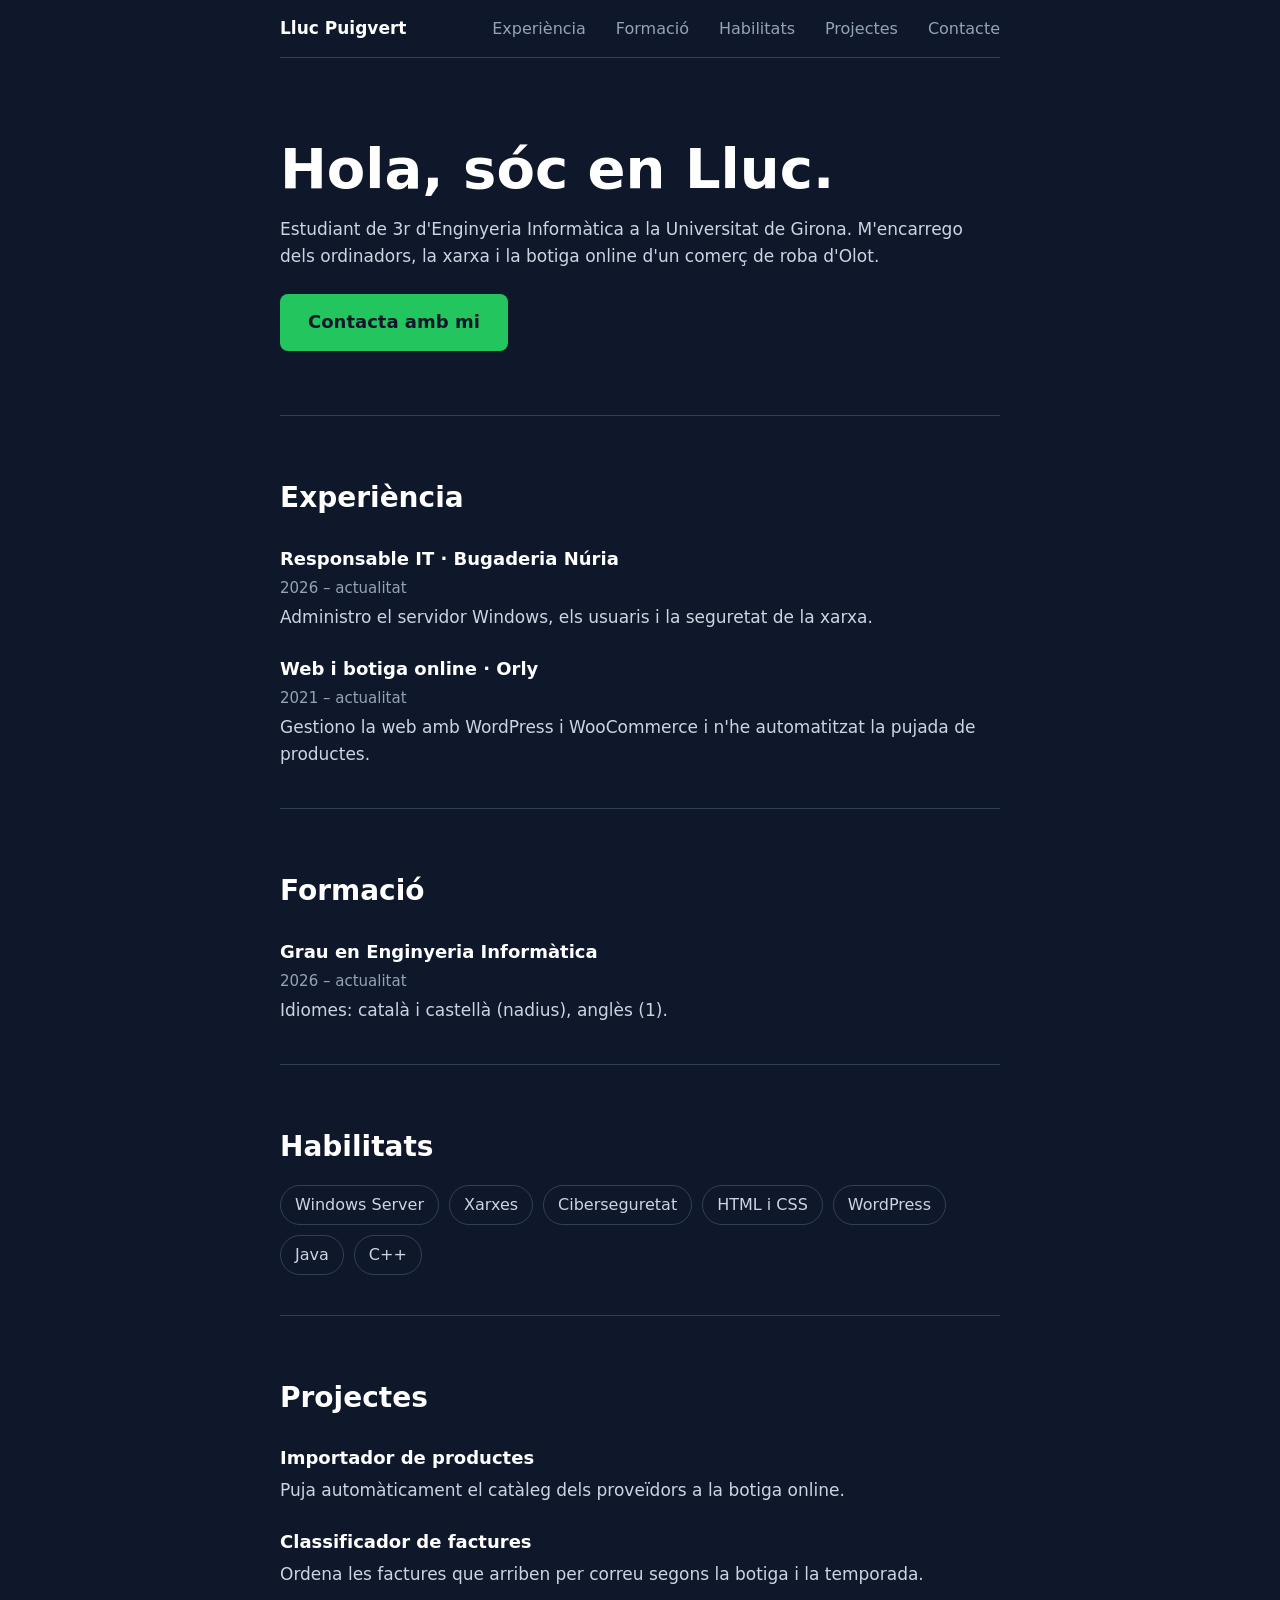
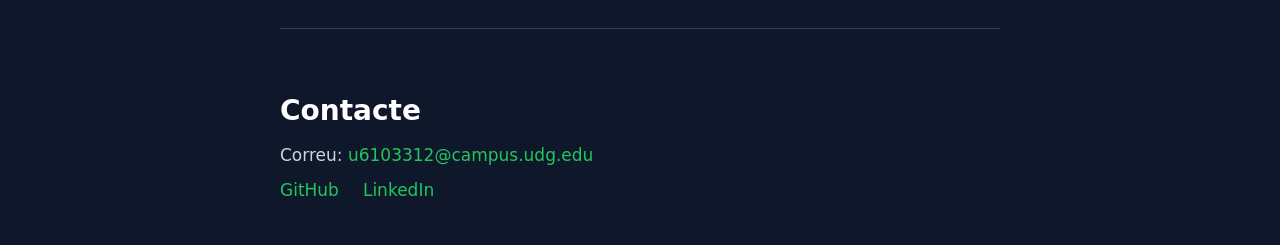
<file: index.html>
<!DOCTYPE html>
<html lang="ca">
    <head>
        <meta charset="UTF-8">
        <meta name="viewport" content="width=device-width, initial-scale=1">
        <meta name="description" content="CV de Lluc Puigvert, estudiant d'Enginyeria Informàtica a la UdG">
        <title>Lluc Puigvert · CV</title>
        <link rel="stylesheet" href="style.css">
    </head>
    <body>
        <header>
            <a href="#intro" class="logo">Lluc Puigvert</a>
            <nav>
                <a href="#experiencia">Experiència</a>
                <a href="#formacio">Formació</a>
                <a href="#habilitats">Habilitats</a>
                <a href="#projectes">Projectes</a>
                <a href="#contacte">Contacte</a>
            </nav>
        </header>

        <main>
            <section id="intro">
                <h1>Hola, sóc en Lluc.</h1>
                <p class="text">Estudiant de 3r d'Enginyeria Informàtica a la Universitat de Girona. M'encarrego dels ordinadors, la xarxa i la botiga online d'un comerç de roba d'Olot.</p>
                <a href="#contacte" class="boto">Contacta amb mi</a>
            </section>

            <section id="experiencia">
                <h2>Experiència</h2>
                <article>
                    <h3>Responsable IT · Bugaderia Núria</h3>
                    <p class="durada">2026 – actualitat</p>
                    <p class="text">Administro el servidor Windows, els usuaris i la seguretat de la xarxa.</p>
                </article>
                <article>
                    <h3>Web i botiga online · Orly</h3>
                    <p class="durada">2021 – actualitat</p>
                    <p class="text">Gestiono la web amb WordPress i WooCommerce i n'he automatitzat la pujada de productes.</p>
                </article>
            </section>

            <section id="formacio">
                <h2>Formació</h2>
                <article>
                    <h3>Grau en Enginyeria Informàtica</h3>
                    <p class="durada">2026 – actualitat</p>
                    <p class="text">Idiomes: català i castellà (nadius), anglès (1).</p>
                </article>
            </section>

            <section id="habilitats">
                <h2>Habilitats</h2>
                <ul class="chips">
                    <li class="chip">Windows Server</li>
                    <li class="chip">Xarxes</li>
                    <li class="chip">Ciberseguretat</li>
                    <li class="chip">HTML i CSS</li>
                    <li class="chip">WordPress</li>
                    <li class="chip">Java</li>
                    <li class="chip">C++</li>
                </ul>
            </section>

            <section id="projectes">
                <h2>Projectes</h2>
                <article>
                    <h3>Importador de productes</h3>
                    <p class="text">Puja automàticament el catàleg dels proveïdors a la botiga online.</p>
                </article>
                <article>
                    <h3>Classificador de factures</h3>
                    <p class="text">Ordena les factures que arriben per correu segons la botiga i la temporada.</p>
                </article>
            </section>
        </main>

        <footer id="contacte">
            <h2>Contacte</h2>
            <p>Correu: <a href="mailto:u6103312@campus.udg.edu">u6103312@campus.udg.edu</a></p>
            <div class="xarxes">
                <a href="https://github.com/u6103312" target="_blank" rel="noopener">GitHub</a>
                <a href="https://www.linkedin.com/in/lluc-puigvert-padrosa-a9b7b2379/" target="_blank" rel="noopener">LinkedIn</a>
            </div>
        </footer>
    </body>
</html>
</file>
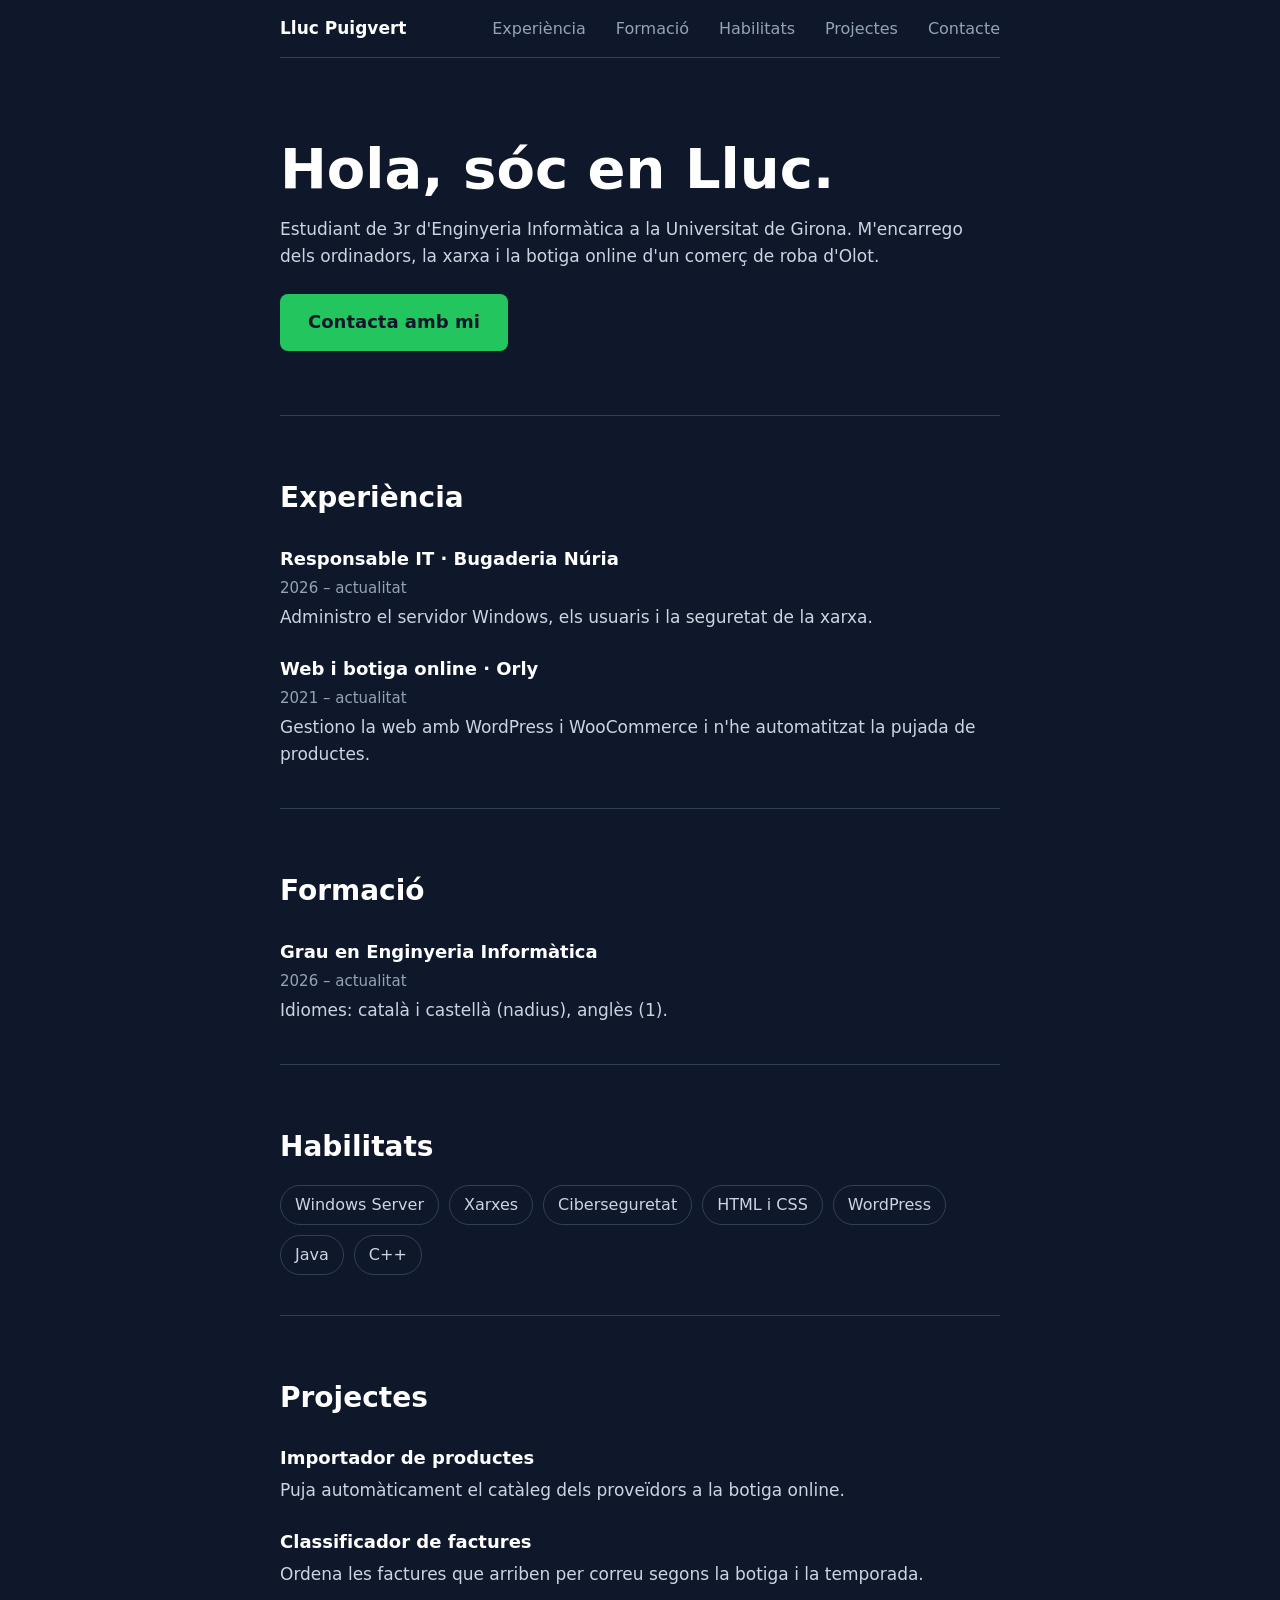
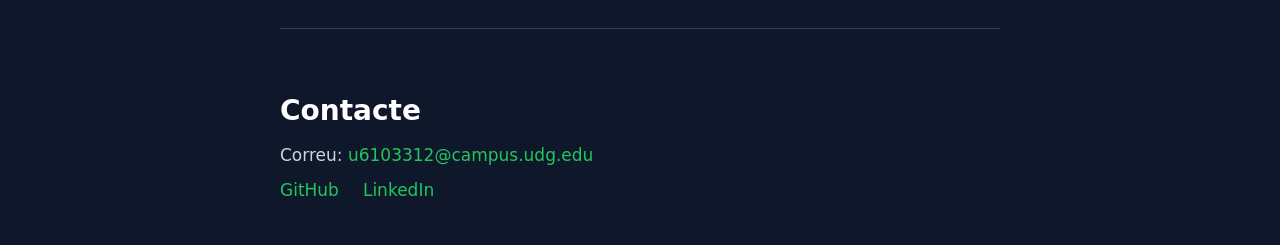
<file: cv.html>
<!DOCTYPE html>
<html lang="ca">
    <head>
        <meta charset="UTF-8">
        <meta name="viewport" content="width=device-width, initial-scale=1">
        <meta name="description" content="CV de Lluc Puigvert, estudiant d'Enginyeria Informàtica a la UdG">
        <title>Lluc Puigvert · CV</title>
        <link rel="stylesheet" href="style.css">
    </head>
    <body>
        <header>
            <a href="#intro" class="logo">Lluc Puigvert</a>
            <nav>
                <a href="#experiencia">Experiència</a>
                <a href="#formacio">Formació</a>
                <a href="#habilitats">Habilitats</a>
                <a href="#projectes">Projectes</a>
                <a href="#contacte">Contacte</a>
            </nav>
        </header>

        <main>
            <section id="intro">
                <h1>Hola, sóc en Lluc.</h1>
                <p class="text">Estudiant de 3r d'Enginyeria Informàtica a la Universitat de Girona. M'encarrego dels ordinadors, la xarxa i la botiga online d'un comerç de roba d'Olot.</p>
                <a href="#contacte" class="boto">Contacta amb mi</a>
            </section>

            <section id="experiencia">
                <h2>Experiència</h2>
                <article>
                    <h3>Responsable IT · Bugaderia Núria</h3>
                    <p class="durada">2026 – actualitat</p>
                    <p class="text">Administro el servidor Windows, els usuaris i la seguretat de la xarxa.</p>
                </article>
                <article>
                    <h3>Web i botiga online · Orly</h3>
                    <p class="durada">2021 – actualitat</p>
                    <p class="text">Gestiono la web amb WordPress i WooCommerce i n'he automatitzat la pujada de productes.</p>
                </article>
            </section>

            <section id="formacio">
                <h2>Formació</h2>
                <article>
                    <h3>Grau en Enginyeria Informàtica</h3>
                    <p class="durada">2026 – actualitat</p>
                    <p class="text">Idiomes: català i castellà (nadius), anglès (1).</p>
                </article>
            </section>

            <section id="habilitats">
                <h2>Habilitats</h2>
                <ul class="chips">
                    <li class="chip">Windows Server</li>
                    <li class="chip">Xarxes</li>
                    <li class="chip">Ciberseguretat</li>
                    <li class="chip">HTML i CSS</li>
                    <li class="chip">WordPress</li>
                    <li class="chip">Java</li>
                    <li class="chip">C++</li>
                </ul>
            </section>

            <section id="projectes">
                <h2>Projectes</h2>
                <article>
                    <h3>Importador de productes</h3>
                    <p class="text">Puja automàticament el catàleg dels proveïdors a la botiga online.</p>
                </article>
                <article>
                    <h3>Classificador de factures</h3>
                    <p class="text">Ordena les factures que arriben per correu segons la botiga i la temporada.</p>
                </article>
            </section>
        </main>

        <footer id="contacte">
            <h2>Contacte</h2>
            <p>Correu: <a href="mailto:u6103312@campus.udg.edu">u6103312@campus.udg.edu</a></p>
            <div class="xarxes">
                <a href="https://github.com/u6103312" target="_blank" rel="noopener">GitHub</a>
                <a href="#" target="_blank" rel="noopener">LinkedIn</a>
            </div>
        </footer>
    </body>
</html>
</file>
<file: style.css>
body {
    margin: 0;
    padding: 0 20px;
    background-color: #0F172A;
    font-family: system-ui, -apple-system, sans-serif;
    color: #CBD5E1;
    font-size: 17px;
    line-height: 1.6;
}

header {
    position: sticky;
    top: 0;
    z-index: 10;
    max-width: 720px;
    margin: 0 auto;
    display: flex;
    justify-content: space-between;
    align-items: center;
    padding: 15px 0;
    background-color: #0F172A;
    border-bottom: 1px solid #334155;
}

.logo {
    font-weight: 600;
    color: #FFFFFF;
    text-decoration: none;
}

h1 {
    margin: 0 0 16px;
    font-size: 56px;
    color:white;
    line-height: 1.1;
}
h2 {
    color:white;
    margin: 0 0 8px;
    font-size: 28px;
}
h3 {
    margin: 0;
    font-size: 18px;
    color:white;
}

section,
footer {
    max-width: 720px;
    margin: 0 auto;
    padding-top: 60px;
    padding-bottom: 40px;
    border-top: 1px solid #334155;
}

#intro {
    border-top: none;
    padding-top: 80px;
    padding-bottom: 64px;
}

p {
    margin: 0;
}

nav {
    display: flex;
    gap: 30px;
}

nav a {
    color: #94A3B8;
    text-decoration: none;
    font-size: 16px;
}
nav a:hover {
    color: #E2E8F0;
}

.durada {
    margin-top: 2px;
    color: #94A3B8;
    font-size: 15px;
}

p.text{
    margin-top: 4px;
}

article {
    margin-top: 24px;
}

.boto {
    display: inline-block;
    background-color: #22C55E;
    color: #0F172A;
    font-size: 18px;
    font-weight: 600;
    text-decoration: none;
    border-radius: 8px;
    padding: 14px 28px;
    margin-top: 24px;
    transition: background-color 0.2s;
}

.chips {
    display: flex;
    flex-wrap: wrap;
    gap: 10px;
    margin: 16px 0 0;
    padding: 0;
    list-style: none;
}

.chip {
    border: 1px solid #334155;
    border-radius: 20px;
    padding: 6px 14px;
    font-size: 16px;
}

.boto:hover {
    background-color: #4ADE80;
}

.chip:hover {
    border-color: #22C55E;
    color: #FFFFFF;
}

footer a {
    color: #22C55E;
    text-decoration: none;
}

.xarxes {
    display: flex;
    gap: 24px;
    margin-top: 8px;
}

footer a:hover {
    text-decoration: underline;
}
</file>
